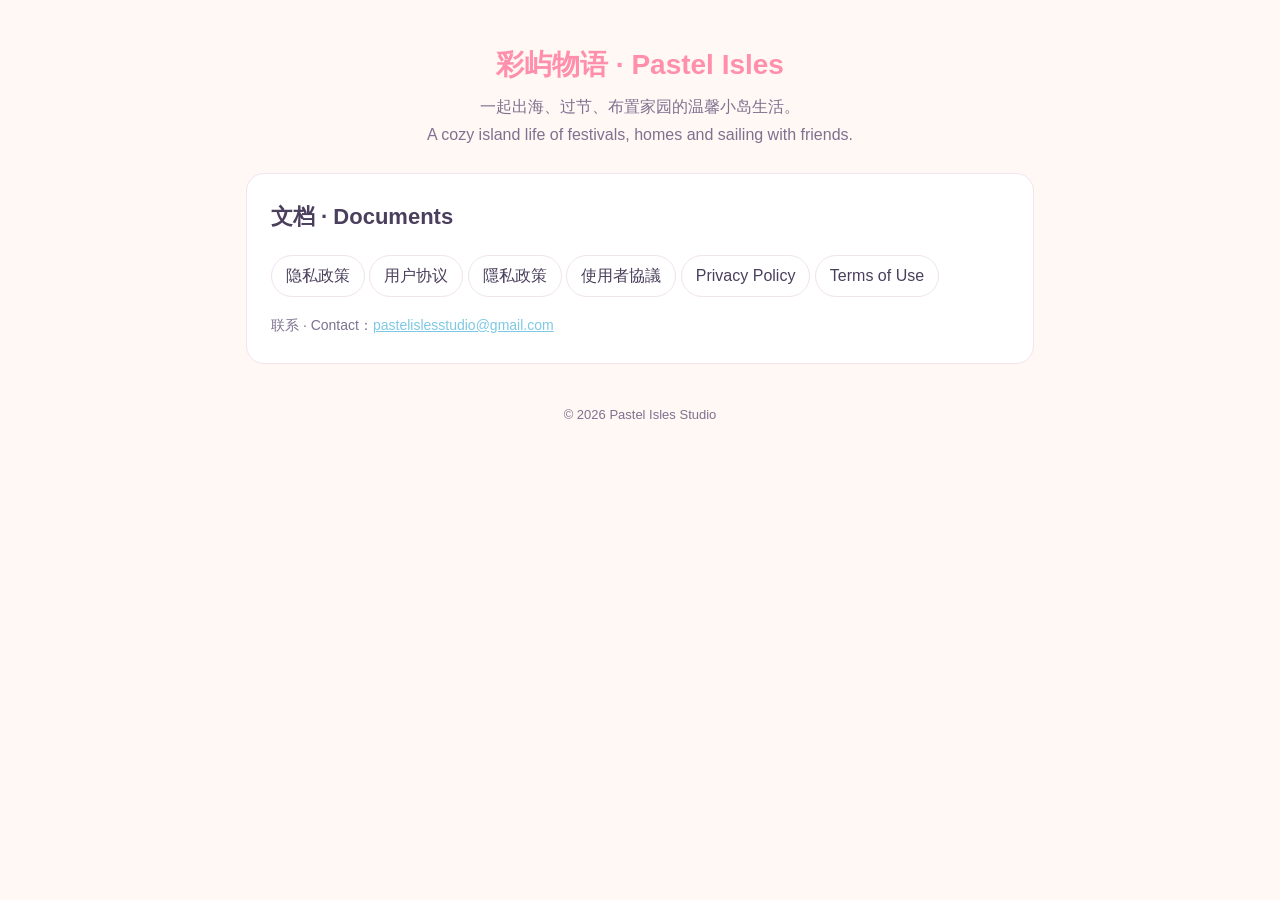
<file: index.html>
<!doctype html>
<html lang="zh-Hans">
<head>
<meta charset="utf-8">
<meta name="viewport" content="width=device-width, initial-scale=1">
<title>彩屿物语 · Pastel Isles</title>
<link rel="stylesheet" href="style.css">
</head>
<body>
<main>
<header>
  <h1>彩屿物语 · Pastel Isles</h1>
  <p>一起出海、过节、布置家园的温馨小岛生活。<br>A cozy island life of festivals, homes and sailing with friends.</p>
</header>
<section class="doc">
  <h2>文档 · Documents</h2>
  <p>
    <a class="btn" href="privacy.html#zh-hans">隐私政策</a>
    <a class="btn" href="terms.html#zh-hans">用户协议</a>
    <a class="btn" href="privacy.html#zh-hant">隱私政策</a>
    <a class="btn" href="terms.html#zh-hant">使用者協議</a>
    <a class="btn" href="privacy.html#en">Privacy Policy</a>
    <a class="btn" href="terms.html#en">Terms of Use</a>
  </p>
  <p class="meta">联系 · Contact：<a href="mailto:pastelislesstudio@gmail.com">pastelislesstudio@gmail.com</a></p>
</section>
<footer>© 2026 Pastel Isles Studio</footer>
</main>
</body>
</html>
</file>
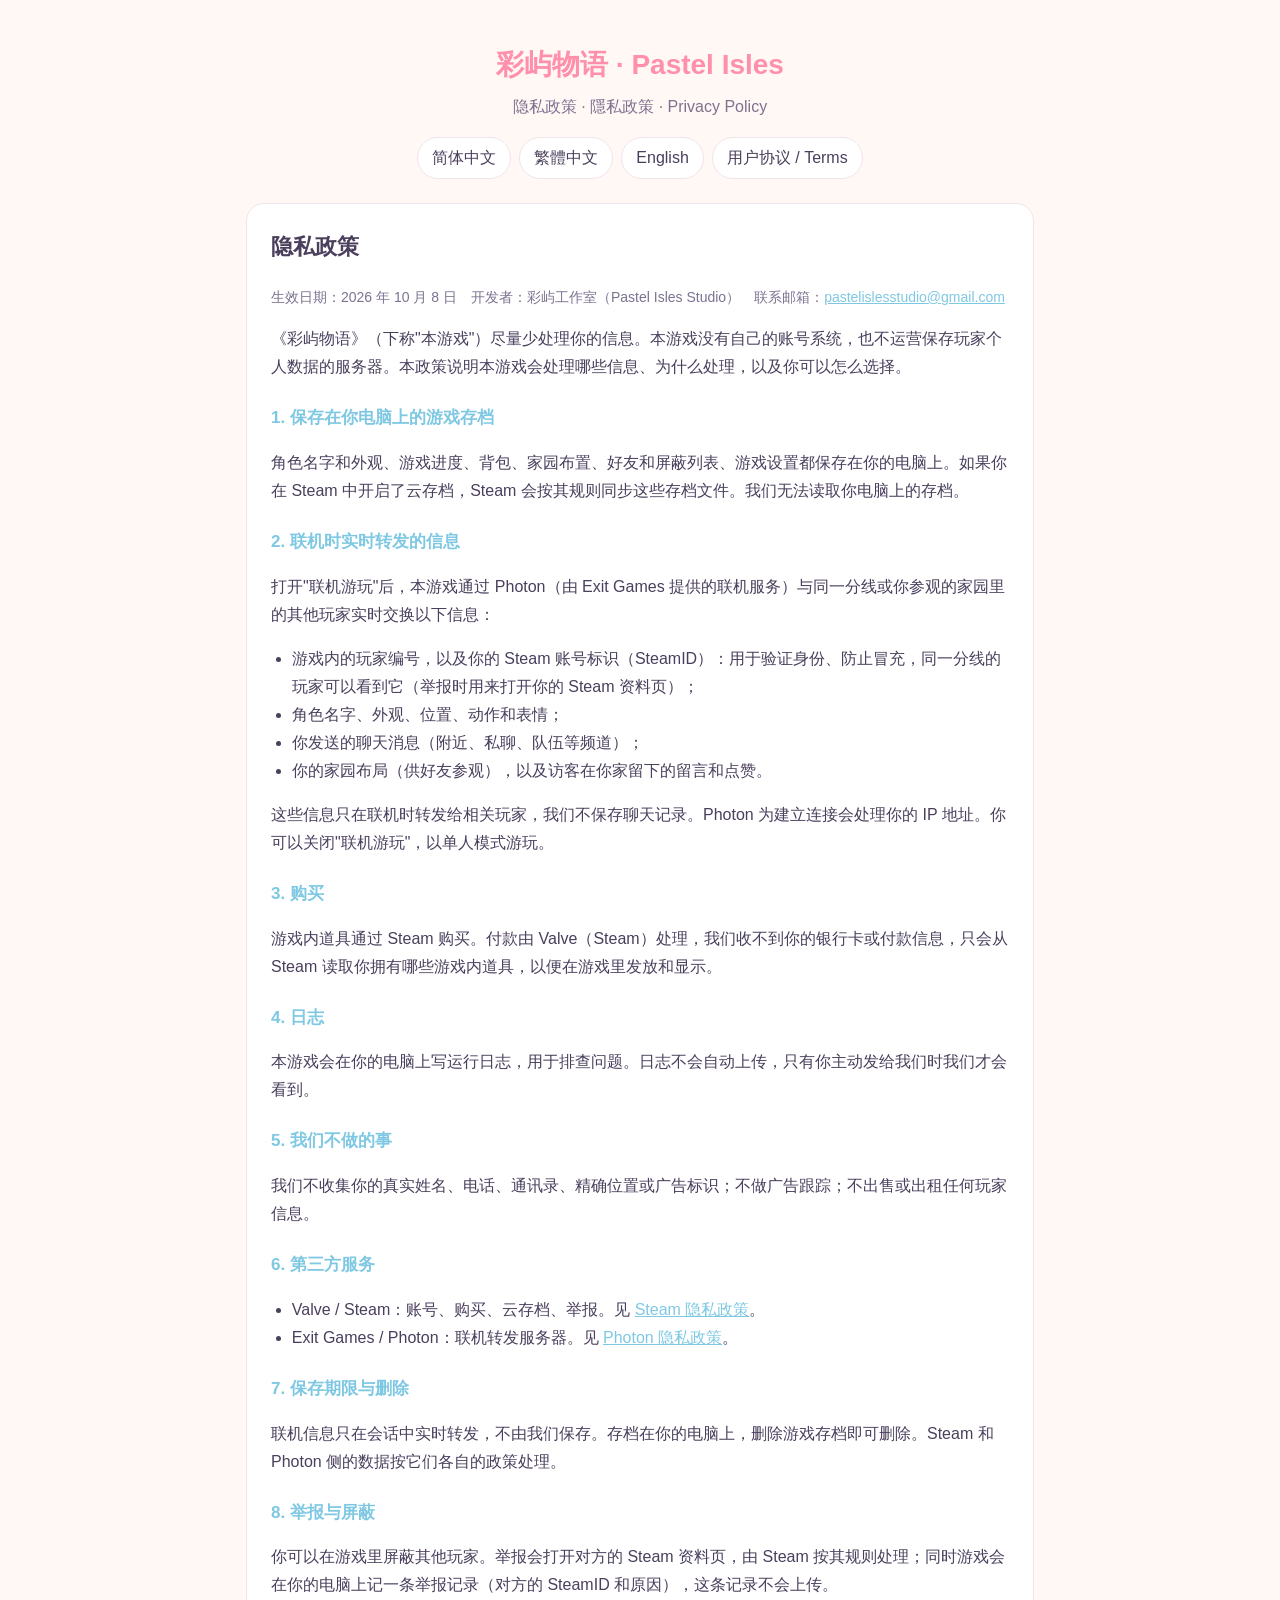
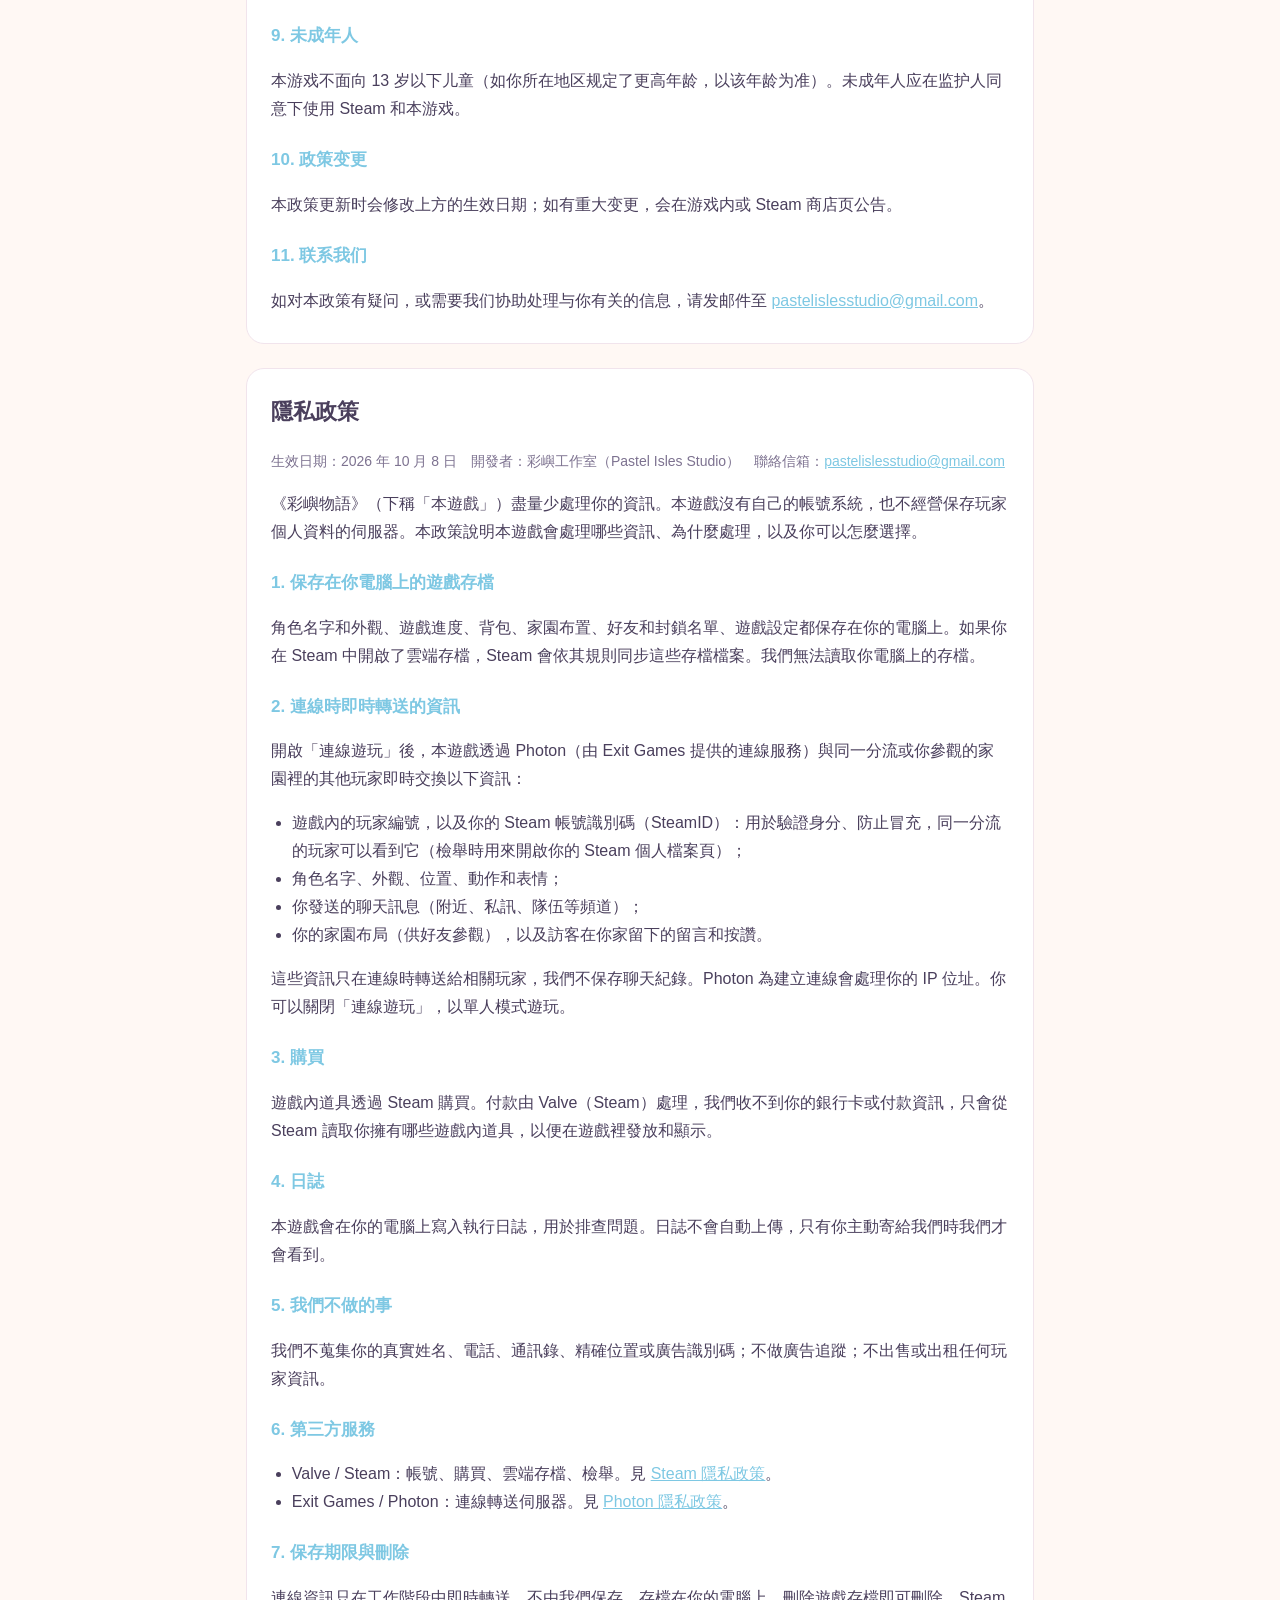
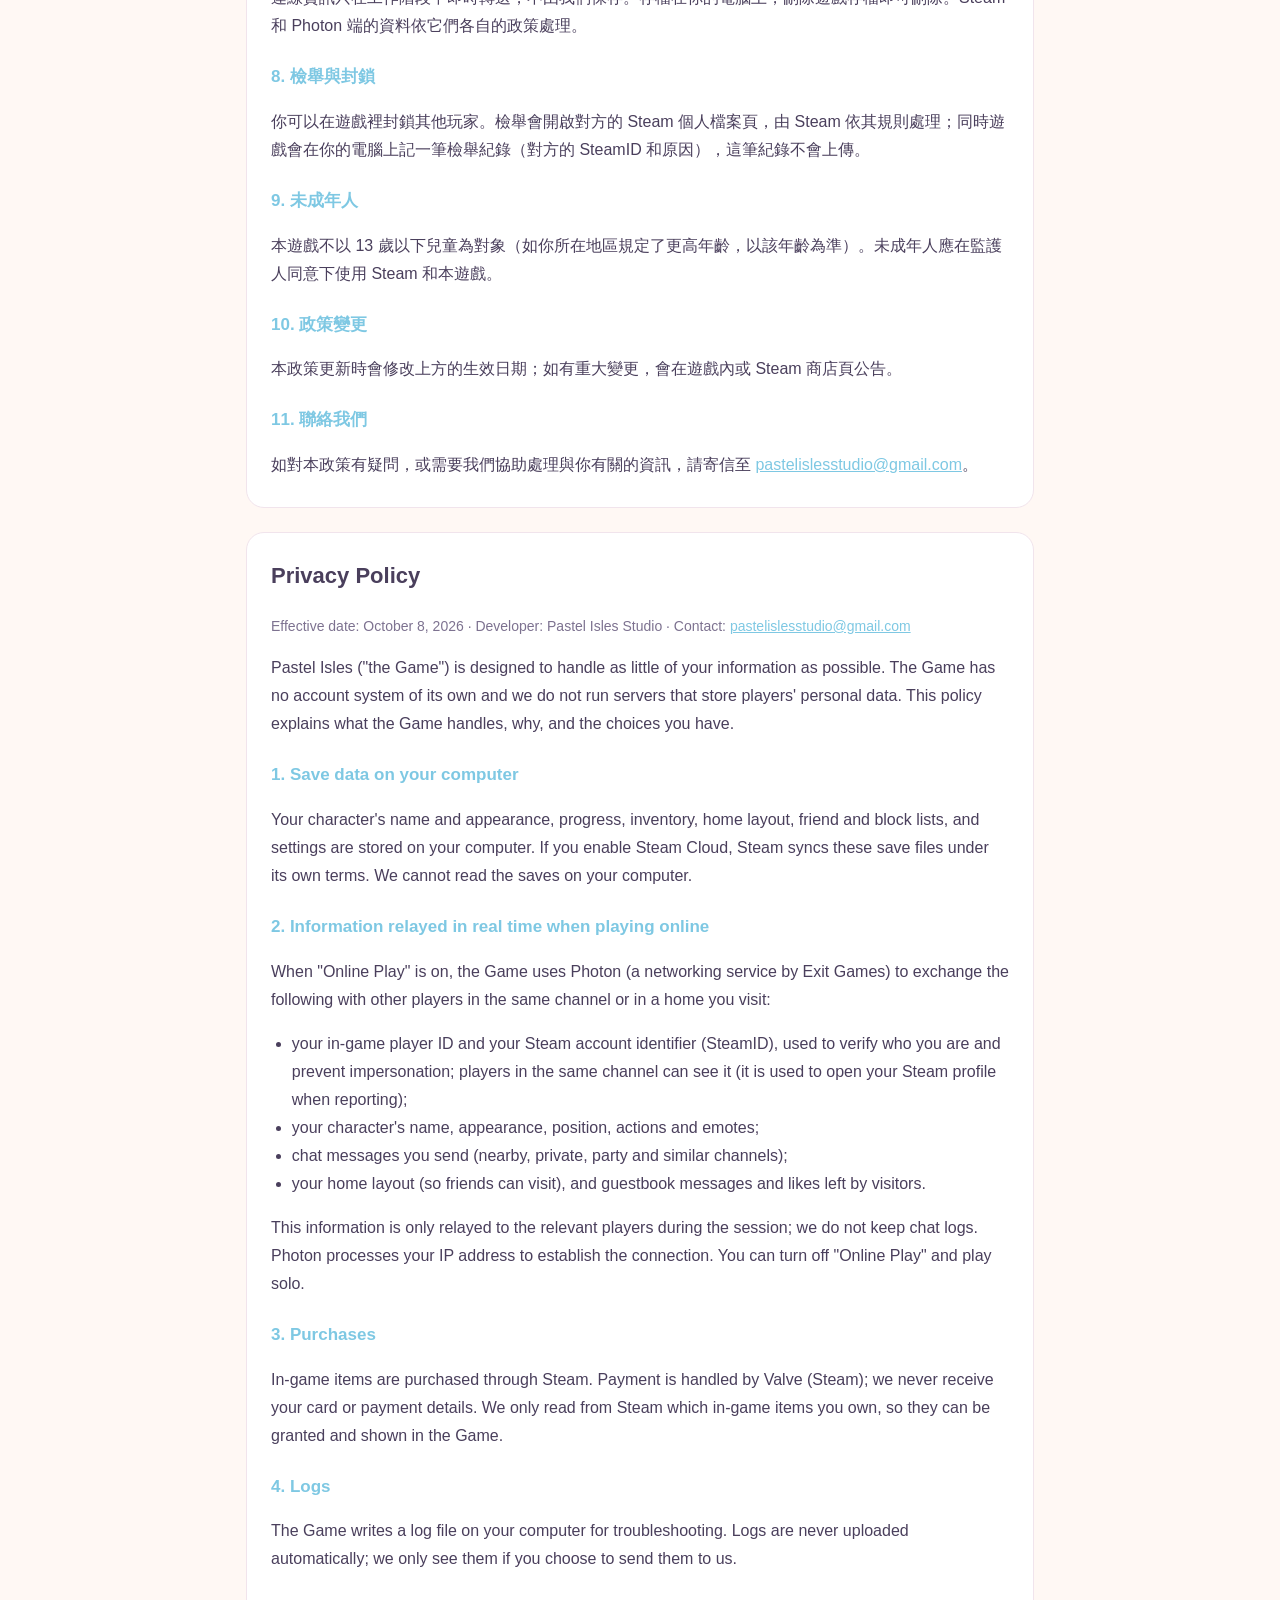
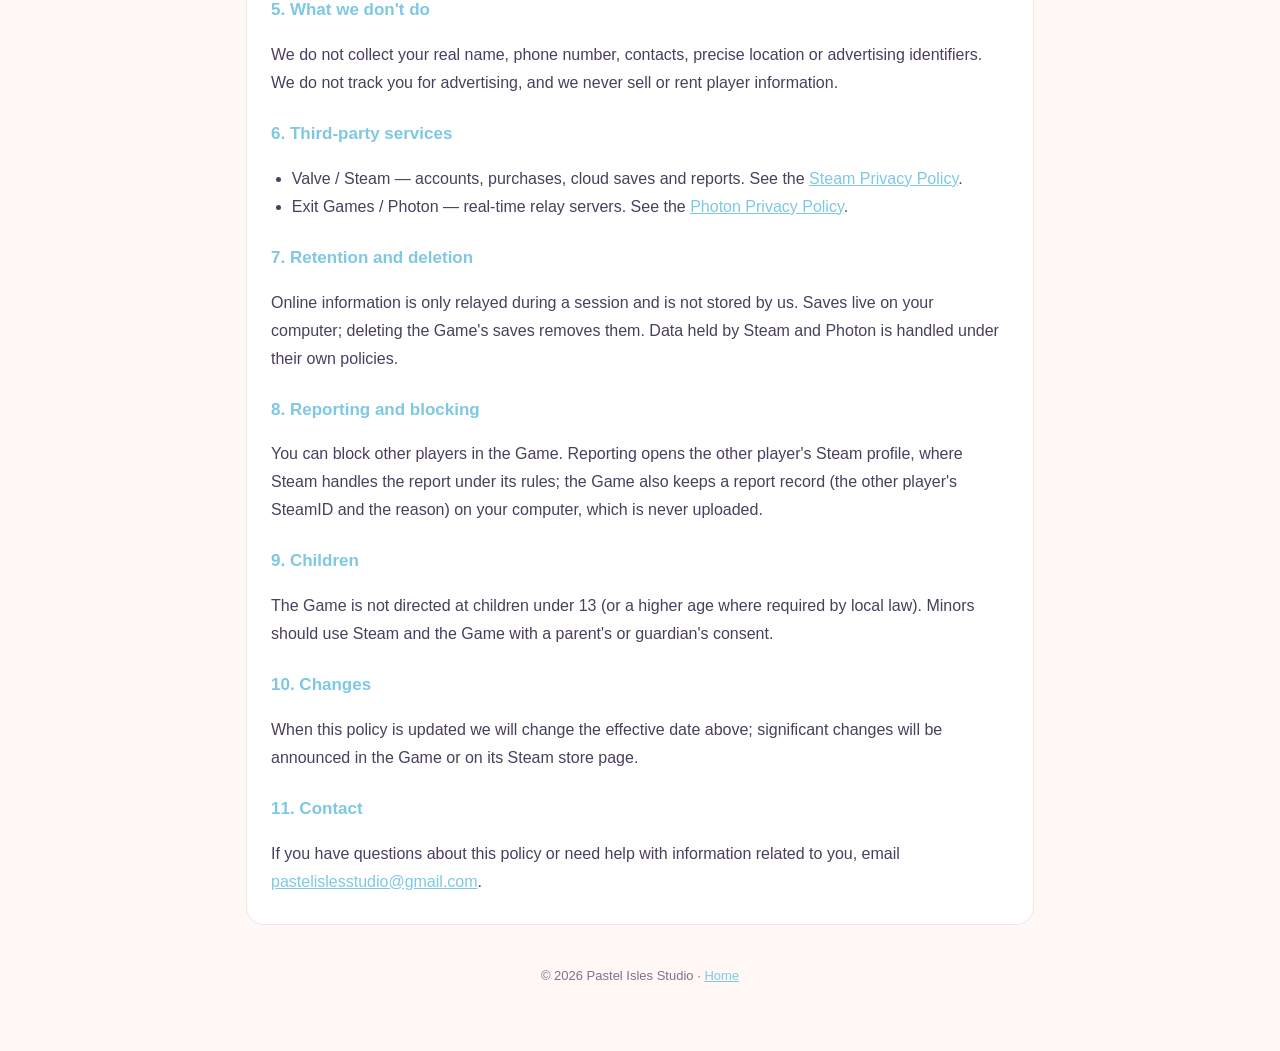
<file: privacy.html>
<!doctype html>
<html lang="zh-Hans">
<head>
<meta charset="utf-8">
<meta name="viewport" content="width=device-width, initial-scale=1">
<title>隐私政策 · Privacy Policy — 彩屿物语 Pastel Isles</title>
<link rel="stylesheet" href="style.css">
</head>
<body>
<main>
<header>
  <h1>彩屿物语 · Pastel Isles</h1>
  <p>隐私政策 · 隱私政策 · Privacy Policy</p>
  <nav class="lang"><a href="#zh-hans">简体中文</a><a href="#zh-hant">繁體中文</a><a href="#en">English</a><a href="terms.html">用户协议 / Terms</a></nav>
</header>

<section class="doc" id="zh-hans" lang="zh-Hans">
<h2>隐私政策</h2>
<p class="meta">生效日期：2026 年 10 月 8 日　开发者：彩屿工作室（Pastel Isles Studio）　联系邮箱：<a href="mailto:pastelislesstudio@gmail.com">pastelislesstudio@gmail.com</a></p>
<p>《彩屿物语》（下称"本游戏"）尽量少处理你的信息。本游戏没有自己的账号系统，也不运营保存玩家个人数据的服务器。本政策说明本游戏会处理哪些信息、为什么处理，以及你可以怎么选择。</p>

<h3>1. 保存在你电脑上的游戏存档</h3>
<p>角色名字和外观、游戏进度、背包、家园布置、好友和屏蔽列表、游戏设置都保存在你的电脑上。如果你在 Steam 中开启了云存档，Steam 会按其规则同步这些存档文件。我们无法读取你电脑上的存档。</p>

<h3>2. 联机时实时转发的信息</h3>
<p>打开"联机游玩"后，本游戏通过 Photon（由 Exit Games 提供的联机服务）与同一分线或你参观的家园里的其他玩家实时交换以下信息：</p>
<ul>
  <li>游戏内的玩家编号，以及你的 Steam 账号标识（SteamID）：用于验证身份、防止冒充，同一分线的玩家可以看到它（举报时用来打开你的 Steam 资料页）；</li>
  <li>角色名字、外观、位置、动作和表情；</li>
  <li>你发送的聊天消息（附近、私聊、队伍等频道）；</li>
  <li>你的家园布局（供好友参观），以及访客在你家留下的留言和点赞。</li>
</ul>
<p>这些信息只在联机时转发给相关玩家，我们不保存聊天记录。Photon 为建立连接会处理你的 IP 地址。你可以关闭"联机游玩"，以单人模式游玩。</p>

<h3>3. 购买</h3>
<p>游戏内道具通过 Steam 购买。付款由 Valve（Steam）处理，我们收不到你的银行卡或付款信息，只会从 Steam 读取你拥有哪些游戏内道具，以便在游戏里发放和显示。</p>

<h3>4. 日志</h3>
<p>本游戏会在你的电脑上写运行日志，用于排查问题。日志不会自动上传，只有你主动发给我们时我们才会看到。</p>

<h3>5. 我们不做的事</h3>
<p>我们不收集你的真实姓名、电话、通讯录、精确位置或广告标识；不做广告跟踪；不出售或出租任何玩家信息。</p>

<h3>6. 第三方服务</h3>
<ul>
  <li>Valve / Steam：账号、购买、云存档、举报。见 <a href="https://store.steampowered.com/privacy_agreement/">Steam 隐私政策</a>。</li>
  <li>Exit Games / Photon：联机转发服务器。见 <a href="https://www.photonengine.com/privacy">Photon 隐私政策</a>。</li>
</ul>

<h3>7. 保存期限与删除</h3>
<p>联机信息只在会话中实时转发，不由我们保存。存档在你的电脑上，删除游戏存档即可删除。Steam 和 Photon 侧的数据按它们各自的政策处理。</p>

<h3>8. 举报与屏蔽</h3>
<p>你可以在游戏里屏蔽其他玩家。举报会打开对方的 Steam 资料页，由 Steam 按其规则处理；同时游戏会在你的电脑上记一条举报记录（对方的 SteamID 和原因），这条记录不会上传。</p>

<h3>9. 未成年人</h3>
<p>本游戏不面向 13 岁以下儿童（如你所在地区规定了更高年龄，以该年龄为准）。未成年人应在监护人同意下使用 Steam 和本游戏。</p>

<h3>10. 政策变更</h3>
<p>本政策更新时会修改上方的生效日期；如有重大变更，会在游戏内或 Steam 商店页公告。</p>

<h3>11. 联系我们</h3>
<p>如对本政策有疑问，或需要我们协助处理与你有关的信息，请发邮件至 <a href="mailto:pastelislesstudio@gmail.com">pastelislesstudio@gmail.com</a>。</p>
</section>

<section class="doc" id="zh-hant" lang="zh-Hant">
<h2>隱私政策</h2>
<p class="meta">生效日期：2026 年 10 月 8 日　開發者：彩嶼工作室（Pastel Isles Studio）　聯絡信箱：<a href="mailto:pastelislesstudio@gmail.com">pastelislesstudio@gmail.com</a></p>
<p>《彩嶼物語》（下稱「本遊戲」）盡量少處理你的資訊。本遊戲沒有自己的帳號系統，也不經營保存玩家個人資料的伺服器。本政策說明本遊戲會處理哪些資訊、為什麼處理，以及你可以怎麼選擇。</p>

<h3>1. 保存在你電腦上的遊戲存檔</h3>
<p>角色名字和外觀、遊戲進度、背包、家園布置、好友和封鎖名單、遊戲設定都保存在你的電腦上。如果你在 Steam 中開啟了雲端存檔，Steam 會依其規則同步這些存檔檔案。我們無法讀取你電腦上的存檔。</p>

<h3>2. 連線時即時轉送的資訊</h3>
<p>開啟「連線遊玩」後，本遊戲透過 Photon（由 Exit Games 提供的連線服務）與同一分流或你參觀的家園裡的其他玩家即時交換以下資訊：</p>
<ul>
  <li>遊戲內的玩家編號，以及你的 Steam 帳號識別碼（SteamID）：用於驗證身分、防止冒充，同一分流的玩家可以看到它（檢舉時用來開啟你的 Steam 個人檔案頁）；</li>
  <li>角色名字、外觀、位置、動作和表情；</li>
  <li>你發送的聊天訊息（附近、私訊、隊伍等頻道）；</li>
  <li>你的家園布局（供好友參觀），以及訪客在你家留下的留言和按讚。</li>
</ul>
<p>這些資訊只在連線時轉送給相關玩家，我們不保存聊天紀錄。Photon 為建立連線會處理你的 IP 位址。你可以關閉「連線遊玩」，以單人模式遊玩。</p>

<h3>3. 購買</h3>
<p>遊戲內道具透過 Steam 購買。付款由 Valve（Steam）處理，我們收不到你的銀行卡或付款資訊，只會從 Steam 讀取你擁有哪些遊戲內道具，以便在遊戲裡發放和顯示。</p>

<h3>4. 日誌</h3>
<p>本遊戲會在你的電腦上寫入執行日誌，用於排查問題。日誌不會自動上傳，只有你主動寄給我們時我們才會看到。</p>

<h3>5. 我們不做的事</h3>
<p>我們不蒐集你的真實姓名、電話、通訊錄、精確位置或廣告識別碼；不做廣告追蹤；不出售或出租任何玩家資訊。</p>

<h3>6. 第三方服務</h3>
<ul>
  <li>Valve / Steam：帳號、購買、雲端存檔、檢舉。見 <a href="https://store.steampowered.com/privacy_agreement/">Steam 隱私政策</a>。</li>
  <li>Exit Games / Photon：連線轉送伺服器。見 <a href="https://www.photonengine.com/privacy">Photon 隱私政策</a>。</li>
</ul>

<h3>7. 保存期限與刪除</h3>
<p>連線資訊只在工作階段中即時轉送，不由我們保存。存檔在你的電腦上，刪除遊戲存檔即可刪除。Steam 和 Photon 端的資料依它們各自的政策處理。</p>

<h3>8. 檢舉與封鎖</h3>
<p>你可以在遊戲裡封鎖其他玩家。檢舉會開啟對方的 Steam 個人檔案頁，由 Steam 依其規則處理；同時遊戲會在你的電腦上記一筆檢舉紀錄（對方的 SteamID 和原因），這筆紀錄不會上傳。</p>

<h3>9. 未成年人</h3>
<p>本遊戲不以 13 歲以下兒童為對象（如你所在地區規定了更高年齡，以該年齡為準）。未成年人應在監護人同意下使用 Steam 和本遊戲。</p>

<h3>10. 政策變更</h3>
<p>本政策更新時會修改上方的生效日期；如有重大變更，會在遊戲內或 Steam 商店頁公告。</p>

<h3>11. 聯絡我們</h3>
<p>如對本政策有疑問，或需要我們協助處理與你有關的資訊，請寄信至 <a href="mailto:pastelislesstudio@gmail.com">pastelislesstudio@gmail.com</a>。</p>
</section>

<section class="doc" id="en" lang="en">
<h2>Privacy Policy</h2>
<p class="meta">Effective date: October 8, 2026 · Developer: Pastel Isles Studio · Contact: <a href="mailto:pastelislesstudio@gmail.com">pastelislesstudio@gmail.com</a></p>
<p>Pastel Isles ("the Game") is designed to handle as little of your information as possible. The Game has no account system of its own and we do not run servers that store players' personal data. This policy explains what the Game handles, why, and the choices you have.</p>

<h3>1. Save data on your computer</h3>
<p>Your character's name and appearance, progress, inventory, home layout, friend and block lists, and settings are stored on your computer. If you enable Steam Cloud, Steam syncs these save files under its own terms. We cannot read the saves on your computer.</p>

<h3>2. Information relayed in real time when playing online</h3>
<p>When "Online Play" is on, the Game uses Photon (a networking service by Exit Games) to exchange the following with other players in the same channel or in a home you visit:</p>
<ul>
  <li>your in-game player ID and your Steam account identifier (SteamID), used to verify who you are and prevent impersonation; players in the same channel can see it (it is used to open your Steam profile when reporting);</li>
  <li>your character's name, appearance, position, actions and emotes;</li>
  <li>chat messages you send (nearby, private, party and similar channels);</li>
  <li>your home layout (so friends can visit), and guestbook messages and likes left by visitors.</li>
</ul>
<p>This information is only relayed to the relevant players during the session; we do not keep chat logs. Photon processes your IP address to establish the connection. You can turn off "Online Play" and play solo.</p>

<h3>3. Purchases</h3>
<p>In-game items are purchased through Steam. Payment is handled by Valve (Steam); we never receive your card or payment details. We only read from Steam which in-game items you own, so they can be granted and shown in the Game.</p>

<h3>4. Logs</h3>
<p>The Game writes a log file on your computer for troubleshooting. Logs are never uploaded automatically; we only see them if you choose to send them to us.</p>

<h3>5. What we don't do</h3>
<p>We do not collect your real name, phone number, contacts, precise location or advertising identifiers. We do not track you for advertising, and we never sell or rent player information.</p>

<h3>6. Third-party services</h3>
<ul>
  <li>Valve / Steam — accounts, purchases, cloud saves and reports. See the <a href="https://store.steampowered.com/privacy_agreement/">Steam Privacy Policy</a>.</li>
  <li>Exit Games / Photon — real-time relay servers. See the <a href="https://www.photonengine.com/privacy">Photon Privacy Policy</a>.</li>
</ul>

<h3>7. Retention and deletion</h3>
<p>Online information is only relayed during a session and is not stored by us. Saves live on your computer; deleting the Game's saves removes them. Data held by Steam and Photon is handled under their own policies.</p>

<h3>8. Reporting and blocking</h3>
<p>You can block other players in the Game. Reporting opens the other player's Steam profile, where Steam handles the report under its rules; the Game also keeps a report record (the other player's SteamID and the reason) on your computer, which is never uploaded.</p>

<h3>9. Children</h3>
<p>The Game is not directed at children under 13 (or a higher age where required by local law). Minors should use Steam and the Game with a parent's or guardian's consent.</p>

<h3>10. Changes</h3>
<p>When this policy is updated we will change the effective date above; significant changes will be announced in the Game or on its Steam store page.</p>

<h3>11. Contact</h3>
<p>If you have questions about this policy or need help with information related to you, email <a href="mailto:pastelislesstudio@gmail.com">pastelislesstudio@gmail.com</a>.</p>
</section>

<footer>© 2026 Pastel Isles Studio · <a href="index.html">Home</a></footer>
</main>
</body>
</html>
</file>
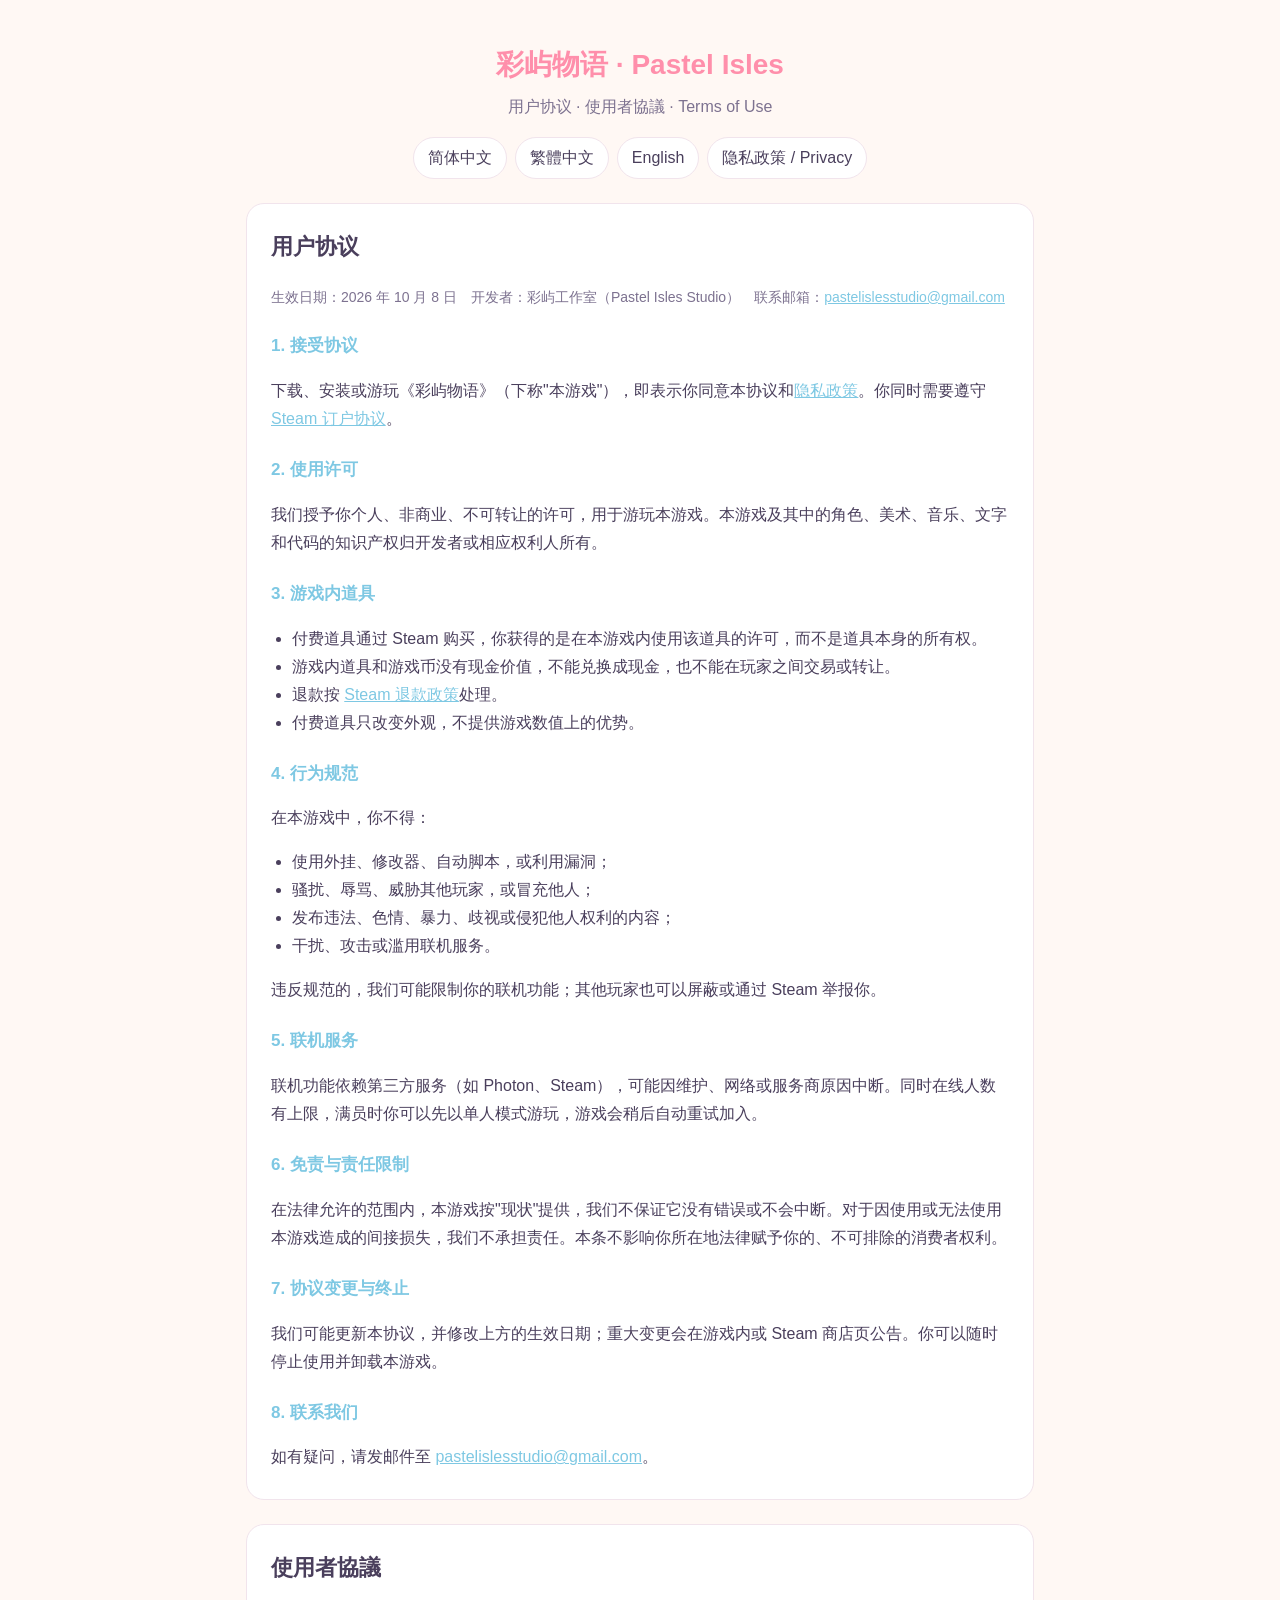
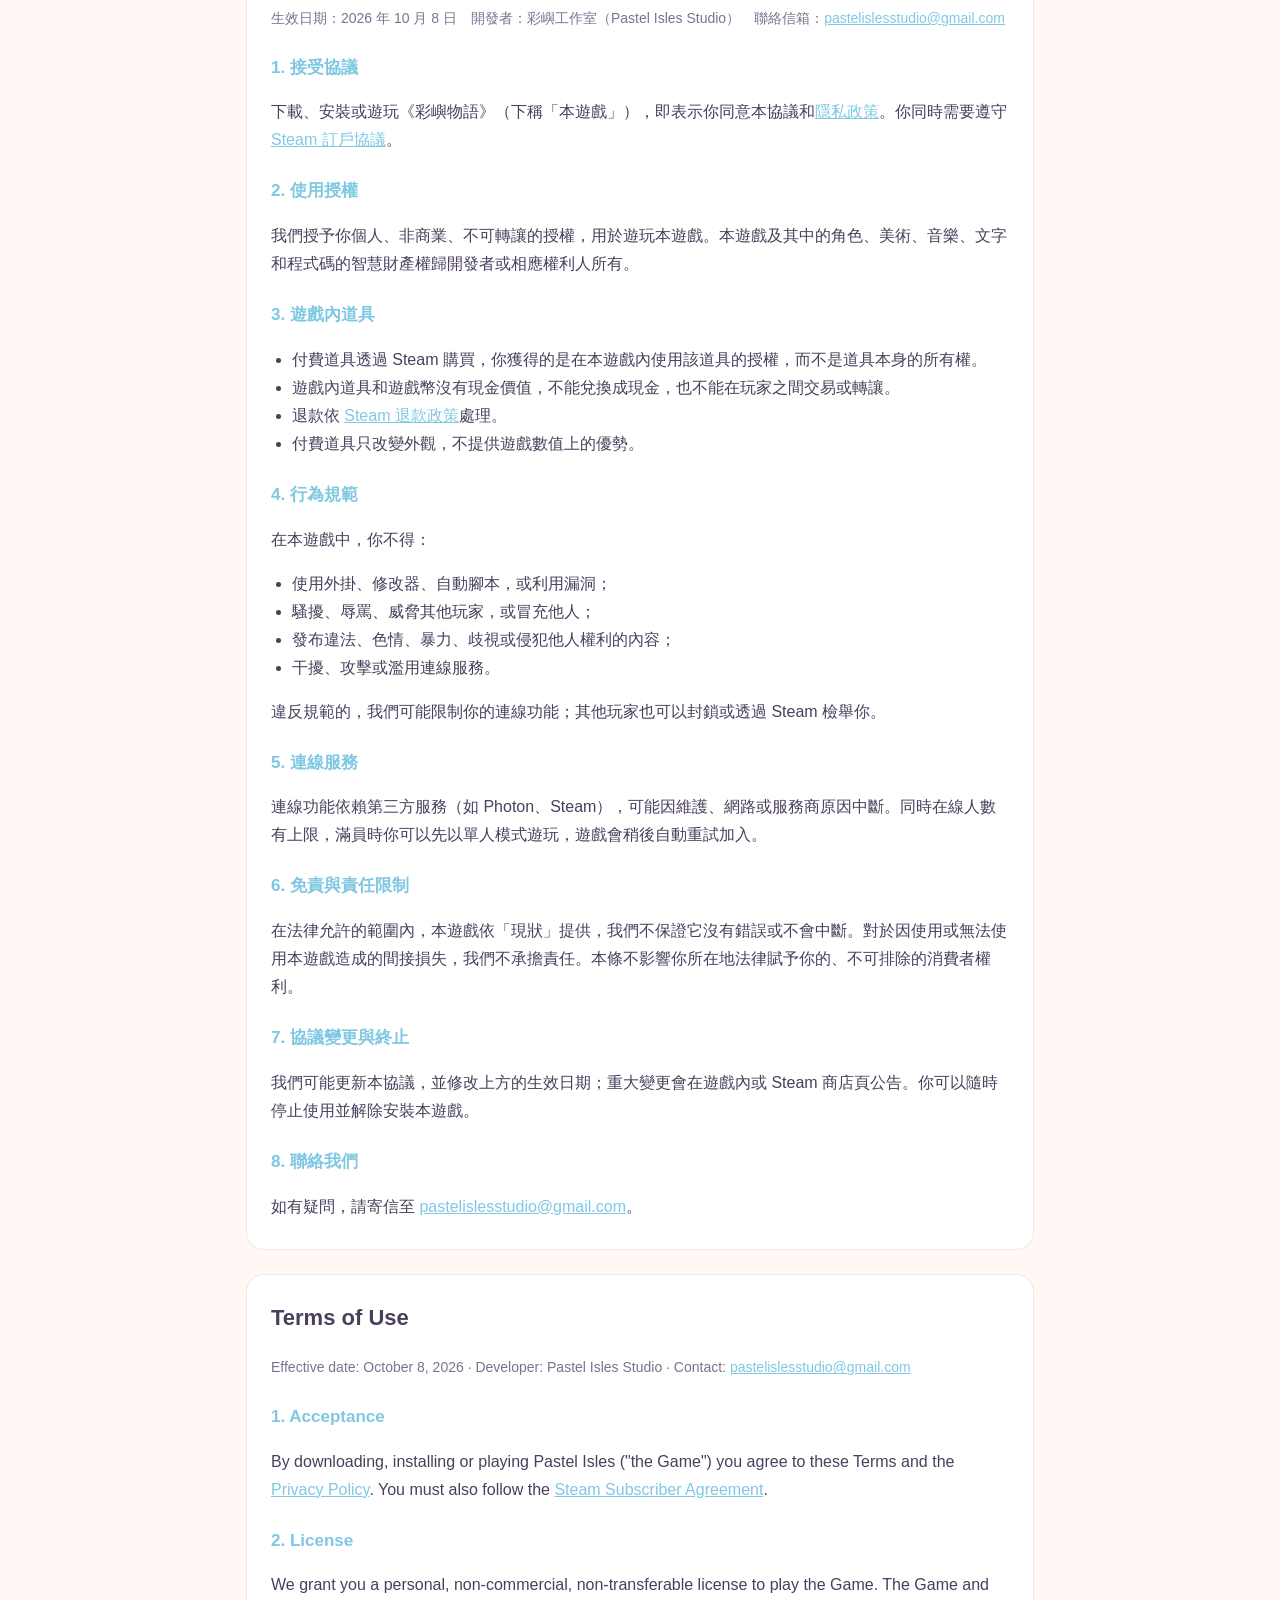
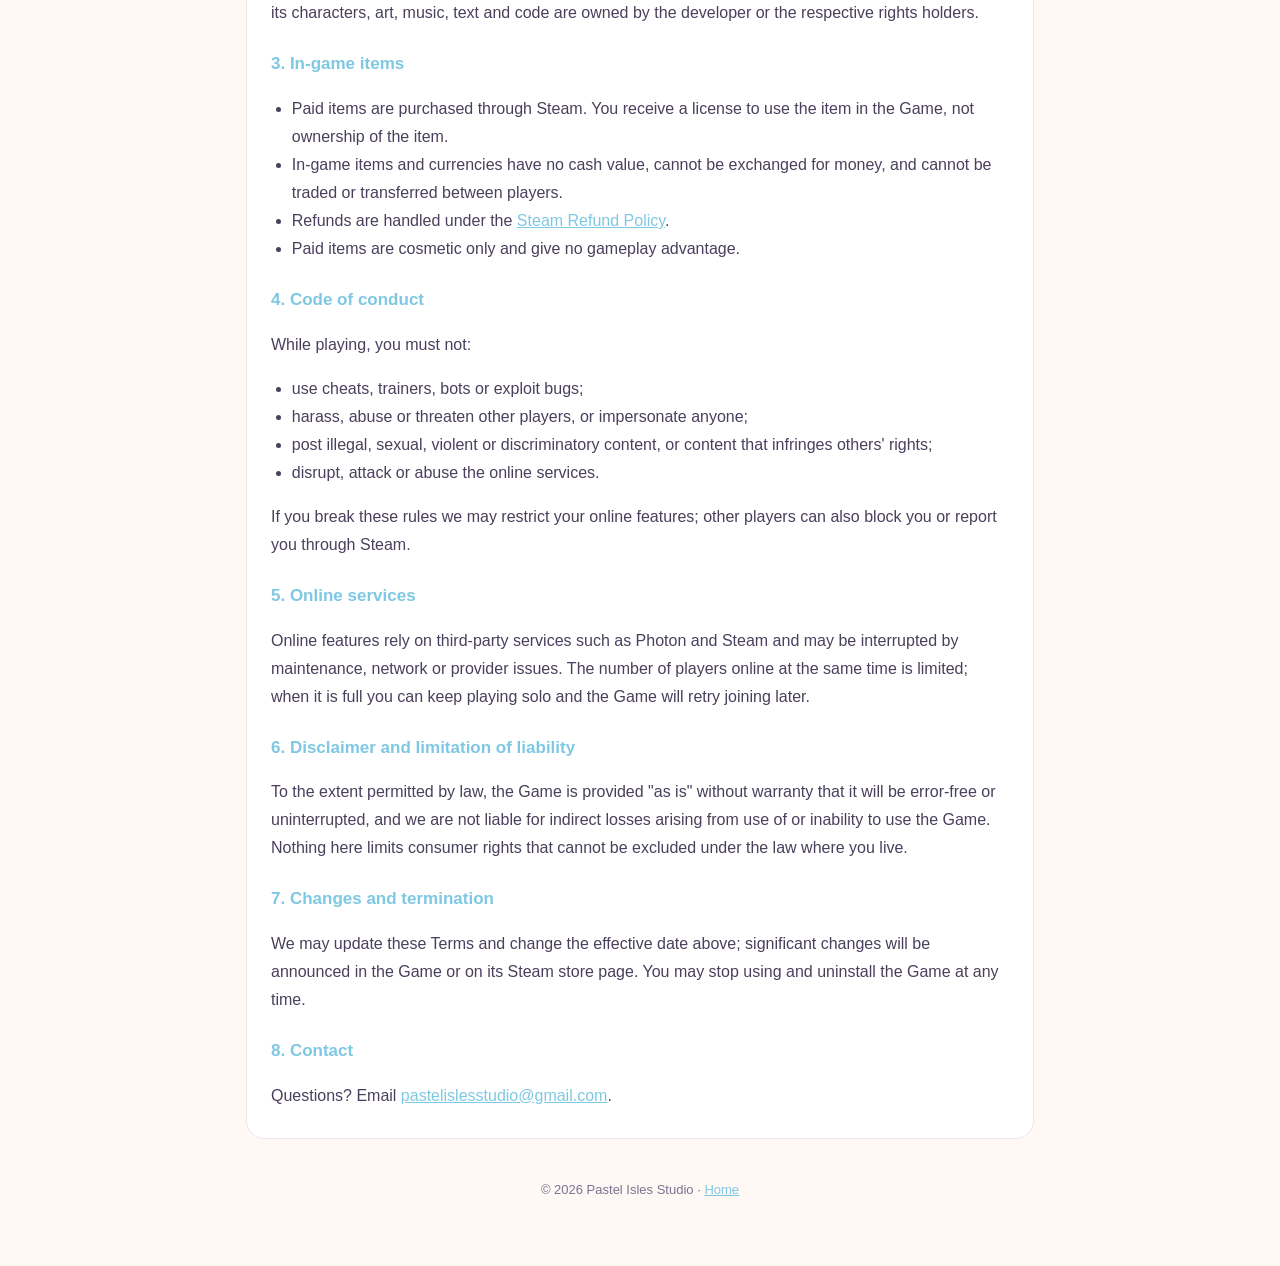
<file: terms.html>
<!doctype html>
<html lang="zh-Hans">
<head>
<meta charset="utf-8">
<meta name="viewport" content="width=device-width, initial-scale=1">
<title>用户协议 · Terms of Use — 彩屿物语 Pastel Isles</title>
<link rel="stylesheet" href="style.css">
</head>
<body>
<main>
<header>
  <h1>彩屿物语 · Pastel Isles</h1>
  <p>用户协议 · 使用者協議 · Terms of Use</p>
  <nav class="lang"><a href="#zh-hans">简体中文</a><a href="#zh-hant">繁體中文</a><a href="#en">English</a><a href="privacy.html">隐私政策 / Privacy</a></nav>
</header>

<section class="doc" id="zh-hans" lang="zh-Hans">
<h2>用户协议</h2>
<p class="meta">生效日期：2026 年 10 月 8 日　开发者：彩屿工作室（Pastel Isles Studio）　联系邮箱：<a href="mailto:pastelislesstudio@gmail.com">pastelislesstudio@gmail.com</a></p>

<h3>1. 接受协议</h3>
<p>下载、安装或游玩《彩屿物语》（下称"本游戏"），即表示你同意本协议和<a href="privacy.html">隐私政策</a>。你同时需要遵守 <a href="https://store.steampowered.com/subscriber_agreement/">Steam 订户协议</a>。</p>

<h3>2. 使用许可</h3>
<p>我们授予你个人、非商业、不可转让的许可，用于游玩本游戏。本游戏及其中的角色、美术、音乐、文字和代码的知识产权归开发者或相应权利人所有。</p>

<h3>3. 游戏内道具</h3>
<ul>
  <li>付费道具通过 Steam 购买，你获得的是在本游戏内使用该道具的许可，而不是道具本身的所有权。</li>
  <li>游戏内道具和游戏币没有现金价值，不能兑换成现金，也不能在玩家之间交易或转让。</li>
  <li>退款按 <a href="https://store.steampowered.com/steam_refunds/">Steam 退款政策</a>处理。</li>
  <li>付费道具只改变外观，不提供游戏数值上的优势。</li>
</ul>

<h3>4. 行为规范</h3>
<p>在本游戏中，你不得：</p>
<ul>
  <li>使用外挂、修改器、自动脚本，或利用漏洞；</li>
  <li>骚扰、辱骂、威胁其他玩家，或冒充他人；</li>
  <li>发布违法、色情、暴力、歧视或侵犯他人权利的内容；</li>
  <li>干扰、攻击或滥用联机服务。</li>
</ul>
<p>违反规范的，我们可能限制你的联机功能；其他玩家也可以屏蔽或通过 Steam 举报你。</p>

<h3>5. 联机服务</h3>
<p>联机功能依赖第三方服务（如 Photon、Steam），可能因维护、网络或服务商原因中断。同时在线人数有上限，满员时你可以先以单人模式游玩，游戏会稍后自动重试加入。</p>

<h3>6. 免责与责任限制</h3>
<p>在法律允许的范围内，本游戏按"现状"提供，我们不保证它没有错误或不会中断。对于因使用或无法使用本游戏造成的间接损失，我们不承担责任。本条不影响你所在地法律赋予你的、不可排除的消费者权利。</p>

<h3>7. 协议变更与终止</h3>
<p>我们可能更新本协议，并修改上方的生效日期；重大变更会在游戏内或 Steam 商店页公告。你可以随时停止使用并卸载本游戏。</p>

<h3>8. 联系我们</h3>
<p>如有疑问，请发邮件至 <a href="mailto:pastelislesstudio@gmail.com">pastelislesstudio@gmail.com</a>。</p>
</section>

<section class="doc" id="zh-hant" lang="zh-Hant">
<h2>使用者協議</h2>
<p class="meta">生效日期：2026 年 10 月 8 日　開發者：彩嶼工作室（Pastel Isles Studio）　聯絡信箱：<a href="mailto:pastelislesstudio@gmail.com">pastelislesstudio@gmail.com</a></p>

<h3>1. 接受協議</h3>
<p>下載、安裝或遊玩《彩嶼物語》（下稱「本遊戲」），即表示你同意本協議和<a href="privacy.html#zh-hant">隱私政策</a>。你同時需要遵守 <a href="https://store.steampowered.com/subscriber_agreement/">Steam 訂戶協議</a>。</p>

<h3>2. 使用授權</h3>
<p>我們授予你個人、非商業、不可轉讓的授權，用於遊玩本遊戲。本遊戲及其中的角色、美術、音樂、文字和程式碼的智慧財產權歸開發者或相應權利人所有。</p>

<h3>3. 遊戲內道具</h3>
<ul>
  <li>付費道具透過 Steam 購買，你獲得的是在本遊戲內使用該道具的授權，而不是道具本身的所有權。</li>
  <li>遊戲內道具和遊戲幣沒有現金價值，不能兌換成現金，也不能在玩家之間交易或轉讓。</li>
  <li>退款依 <a href="https://store.steampowered.com/steam_refunds/">Steam 退款政策</a>處理。</li>
  <li>付費道具只改變外觀，不提供遊戲數值上的優勢。</li>
</ul>

<h3>4. 行為規範</h3>
<p>在本遊戲中，你不得：</p>
<ul>
  <li>使用外掛、修改器、自動腳本，或利用漏洞；</li>
  <li>騷擾、辱罵、威脅其他玩家，或冒充他人；</li>
  <li>發布違法、色情、暴力、歧視或侵犯他人權利的內容；</li>
  <li>干擾、攻擊或濫用連線服務。</li>
</ul>
<p>違反規範的，我們可能限制你的連線功能；其他玩家也可以封鎖或透過 Steam 檢舉你。</p>

<h3>5. 連線服務</h3>
<p>連線功能依賴第三方服務（如 Photon、Steam），可能因維護、網路或服務商原因中斷。同時在線人數有上限，滿員時你可以先以單人模式遊玩，遊戲會稍後自動重試加入。</p>

<h3>6. 免責與責任限制</h3>
<p>在法律允許的範圍內，本遊戲依「現狀」提供，我們不保證它沒有錯誤或不會中斷。對於因使用或無法使用本遊戲造成的間接損失，我們不承擔責任。本條不影響你所在地法律賦予你的、不可排除的消費者權利。</p>

<h3>7. 協議變更與終止</h3>
<p>我們可能更新本協議，並修改上方的生效日期；重大變更會在遊戲內或 Steam 商店頁公告。你可以隨時停止使用並解除安裝本遊戲。</p>

<h3>8. 聯絡我們</h3>
<p>如有疑問，請寄信至 <a href="mailto:pastelislesstudio@gmail.com">pastelislesstudio@gmail.com</a>。</p>
</section>

<section class="doc" id="en" lang="en">
<h2>Terms of Use</h2>
<p class="meta">Effective date: October 8, 2026 · Developer: Pastel Isles Studio · Contact: <a href="mailto:pastelislesstudio@gmail.com">pastelislesstudio@gmail.com</a></p>

<h3>1. Acceptance</h3>
<p>By downloading, installing or playing Pastel Isles ("the Game") you agree to these Terms and the <a href="privacy.html#en">Privacy Policy</a>. You must also follow the <a href="https://store.steampowered.com/subscriber_agreement/">Steam Subscriber Agreement</a>.</p>

<h3>2. License</h3>
<p>We grant you a personal, non-commercial, non-transferable license to play the Game. The Game and its characters, art, music, text and code are owned by the developer or the respective rights holders.</p>

<h3>3. In-game items</h3>
<ul>
  <li>Paid items are purchased through Steam. You receive a license to use the item in the Game, not ownership of the item.</li>
  <li>In-game items and currencies have no cash value, cannot be exchanged for money, and cannot be traded or transferred between players.</li>
  <li>Refunds are handled under the <a href="https://store.steampowered.com/steam_refunds/">Steam Refund Policy</a>.</li>
  <li>Paid items are cosmetic only and give no gameplay advantage.</li>
</ul>

<h3>4. Code of conduct</h3>
<p>While playing, you must not:</p>
<ul>
  <li>use cheats, trainers, bots or exploit bugs;</li>
  <li>harass, abuse or threaten other players, or impersonate anyone;</li>
  <li>post illegal, sexual, violent or discriminatory content, or content that infringes others' rights;</li>
  <li>disrupt, attack or abuse the online services.</li>
</ul>
<p>If you break these rules we may restrict your online features; other players can also block you or report you through Steam.</p>

<h3>5. Online services</h3>
<p>Online features rely on third-party services such as Photon and Steam and may be interrupted by maintenance, network or provider issues. The number of players online at the same time is limited; when it is full you can keep playing solo and the Game will retry joining later.</p>

<h3>6. Disclaimer and limitation of liability</h3>
<p>To the extent permitted by law, the Game is provided "as is" without warranty that it will be error-free or uninterrupted, and we are not liable for indirect losses arising from use of or inability to use the Game. Nothing here limits consumer rights that cannot be excluded under the law where you live.</p>

<h3>7. Changes and termination</h3>
<p>We may update these Terms and change the effective date above; significant changes will be announced in the Game or on its Steam store page. You may stop using and uninstall the Game at any time.</p>

<h3>8. Contact</h3>
<p>Questions? Email <a href="mailto:pastelislesstudio@gmail.com">pastelislesstudio@gmail.com</a>.</p>
</section>

<footer>© 2026 Pastel Isles Studio · <a href="index.html">Home</a></footer>
</main>
</body>
</html>
</file>
<file: style.css>
:root {
  --bg: #fff8f4;
  --card: #ffffff;
  --ink: #4a3f5c;
  --soft: #7d7290;
  --accent: #ff8fab;
  --accent2: #7ec8e3;
  --line: #f1e4ec;
  --todo: #fff1a8;
}
@media (prefers-color-scheme: dark) {
  :root {
    --bg: #1f1b26;
    --card: #2a2533;
    --ink: #efe8f5;
    --soft: #b9aecb;
    --accent: #ff9fb7;
    --accent2: #8fd3ea;
    --line: #3a3346;
    --todo: #6b5c1f;
  }
}
* { box-sizing: border-box; }
body {
  margin: 0;
  background: var(--bg);
  color: var(--ink);
  font: 16px/1.75 -apple-system, "Segoe UI", "PingFang SC", "Microsoft YaHei", "Noto Sans CJK SC", sans-serif;
}
main { max-width: 820px; margin: 0 auto; padding: 32px 16px 64px; }
header { text-align: center; margin-bottom: 24px; }
header h1 { font-size: 28px; margin: 8px 0 4px; color: var(--accent); }
header p { margin: 0; color: var(--soft); }
nav.lang { display: flex; gap: 8px; justify-content: center; flex-wrap: wrap; margin: 16px 0 8px; }
nav.lang a, a.btn {
  display: inline-block; padding: 6px 14px; border-radius: 999px;
  background: var(--card); border: 1px solid var(--line); color: var(--ink); text-decoration: none;
}
nav.lang a:hover, a.btn:hover { border-color: var(--accent); }
section.doc {
  background: var(--card); border: 1px solid var(--line); border-radius: 18px;
  padding: 24px 24px 12px; margin: 24px 0;
}
section.doc h2 { margin-top: 0; font-size: 22px; }
section.doc h3 { font-size: 17px; margin: 22px 0 6px; color: var(--accent2); }
.meta { color: var(--soft); font-size: 14px; }
.todo { background: var(--todo); padding: 0 4px; border-radius: 4px; }
ul { padding-left: 1.3em; }
a { color: var(--accent2); }
footer { text-align: center; color: var(--soft); font-size: 13px; margin-top: 40px; }
</file>
